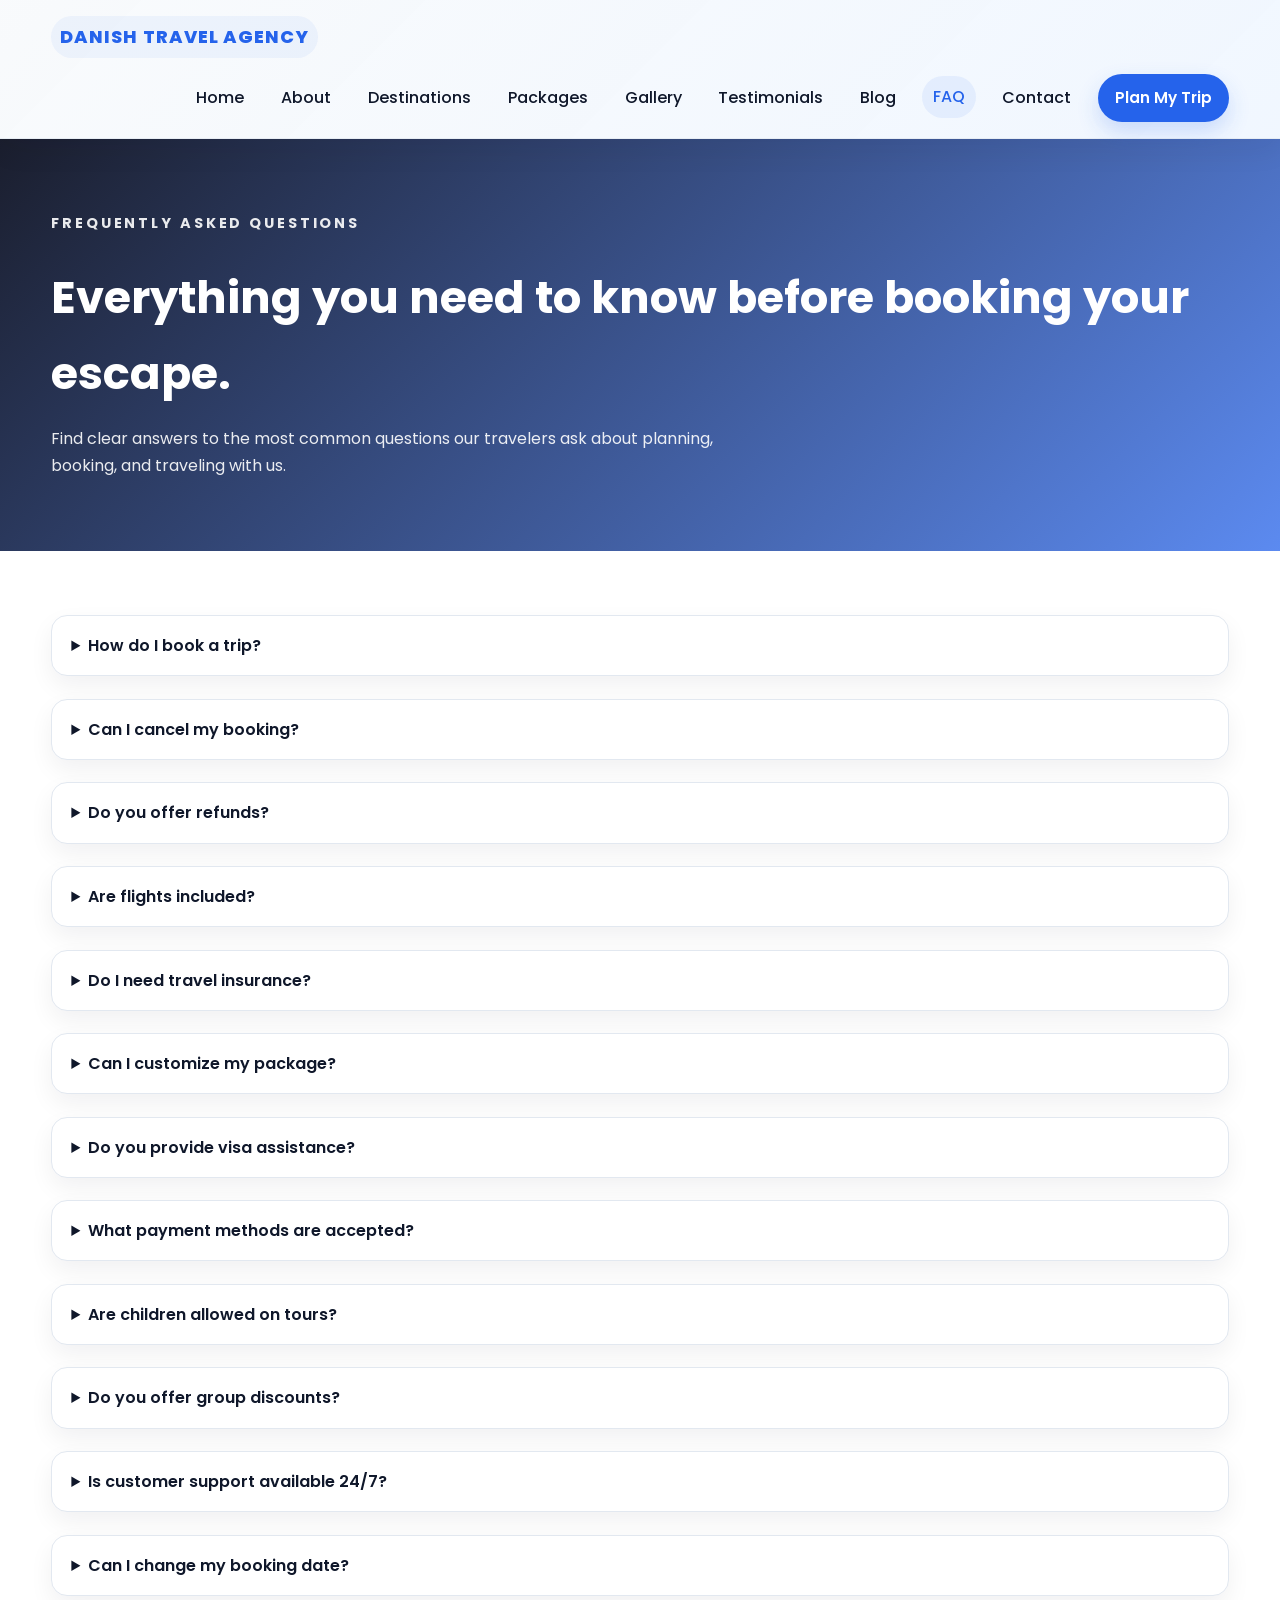
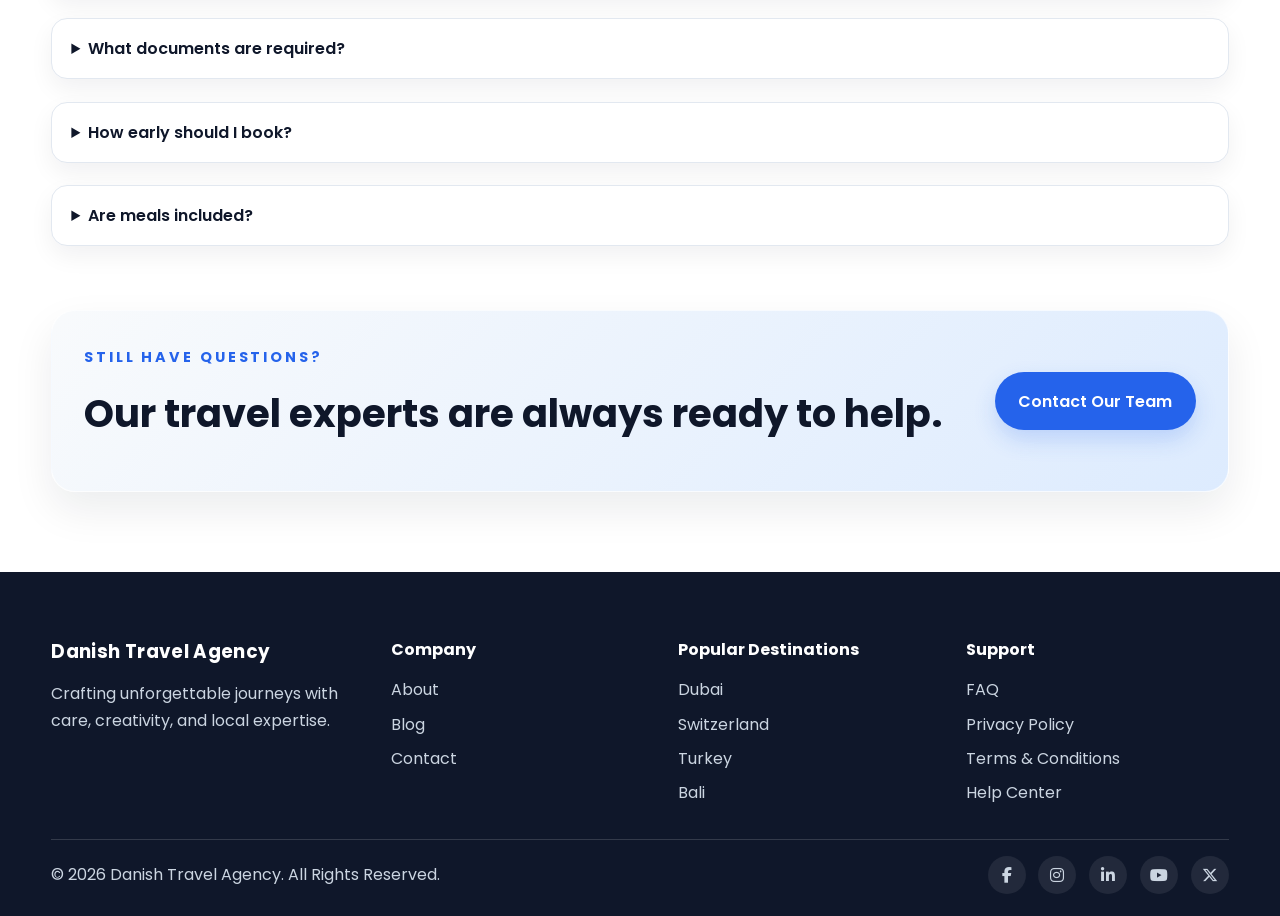
<file: faq.html>
<!DOCTYPE html>
<html lang="en">
<head>
  <meta charset="UTF-8" />
  <meta name="viewport" content="width=device-width, initial-scale=1.0" />
  <title>FAQ | Danish Travelers</title>
  <link rel="preconnect" href="https://fonts.googleapis.com" />
  <link rel="preconnect" href="https://fonts.gstatic.com" crossorigin />
  <link href="https://fonts.googleapis.com/css2?family=Poppins:wght@300;400;500;600;700;800&display=swap" rel="stylesheet" />
  <link rel="stylesheet" href="style.css" />
  <link rel="stylesheet" href="https://cdnjs.cloudflare.com/ajax/libs/font-awesome/6.7.2/css/all.min.css" />
</head>
<body>
  <header class="header">
    <div class="container navbar">
      <a class="brand" href="index.html">Danish Travel Agency</a>
      <input type="checkbox" id="nav-toggle" class="nav-toggle" />
      <label class="menu-toggle" for="nav-toggle" aria-label="Toggle navigation">
        <span></span>
        <span></span>
        <span></span>
      </label>
      <nav class="nav-links" id="primary-nav" aria-label="Primary navigation">
        <a class="nav-link" href="index.html">Home</a>
        <a class="nav-link" href="about.html">About</a>
        <a class="nav-link" href="destinations.html">Destinations</a>
        <a class="nav-link" href="packages.html">Packages</a>
        <a class="nav-link" href="gallery.html">Gallery</a>
        <a class="nav-link" href="testimonials.html">Testimonials</a>
        <a class="nav-link" href="blog.html">Blog</a>
        <a class="nav-link active" href="faq.html">FAQ</a>
        <a class="nav-link" href="contact.html">Contact</a>
      </nav>
      <a class="btn btn-primary small header-cta" href="contact.html">Plan My Trip</a>
    </div>
  </header>

  <main>
    <section class="page-hero">
      <div class="container">
        <p class="eyebrow">Frequently asked questions</p>
        <h1>Everything you need to know before booking your escape.</h1>
        <p>Find clear answers to the most common questions our travelers ask about planning, booking, and traveling with us.</p>
      </div>
    </section>

    <section class="page-content">
      <div class="container faq-grid">
        <details class="faq-item"><summary>How do I book a trip?</summary><p>Choose your destination or package, contact our team, and we will guide you through the reservation and confirmation steps.</p></details>
        <details class="faq-item"><summary>Can I cancel my booking?</summary><p>Yes, cancellation terms depend on the package and travel date. We will share the details with you before confirmation.</p></details>
        <details class="faq-item"><summary>Do you offer refunds?</summary><p>Refund eligibility depends on the package conditions and the timing of the cancellation request.</p></details>
        <details class="faq-item"><summary>Are flights included?</summary><p>Some packages include flights while others can be arranged separately. We will confirm this for each option.</p></details>
        <details class="faq-item"><summary>Do I need travel insurance?</summary><p>Travel insurance is recommended for most trips, especially international travel and adventure packages.</p></details>
        <details class="faq-item"><summary>Can I customize my package?</summary><p>Absolutely. We can tailor each itinerary to suit your preferences, travel style, and budget.</p></details>
        <details class="faq-item"><summary>Do you provide visa assistance?</summary><p>Yes, we can guide you through the general visa information and documentation process for eligible destinations.</p></details>
        <details class="faq-item"><summary>What payment methods are accepted?</summary><p>We accept bank transfers, card payments, and secure online payment options depending on your booking request.</p></details>
        <details class="faq-item"><summary>Are children allowed on tours?</summary><p>Yes, many of our tours are family-friendly. We will recommend the best options for your group size and ages.</p></details>
        <details class="faq-item"><summary>Do you offer group discounts?</summary><p>Yes, we provide competitive pricing and special arrangements for larger group bookings.</p></details>
        <details class="faq-item"><summary>Is customer support available 24/7?</summary><p>Yes, our support team is available around the clock for urgent travel questions and assistance.</p></details>
        <details class="faq-item"><summary>Can I change my booking date?</summary><p>Depending on availability and package terms, date changes may be possible. We will check this for you.</p></details>
        <details class="faq-item"><summary>What documents are required?</summary><p>Passport, visa documents, and any destination-specific requirements may be needed based on your itinerary.</p></details>
        <details class="faq-item"><summary>How early should I book?</summary><p>For the best availability and pricing, booking 2–6 months in advance is ideal for most trips.</p></details>
        <details class="faq-item"><summary>Are meals included?</summary><p>Meal inclusion depends on the package. Some include full-board service while others offer flexible dining options.</p></details>
      </div>
    </section>

    <section class="section cta-banner">
      <div class="container cta-card">
        <div>
          <p class="eyebrow">Still have questions?</p>
          <h2>Our travel experts are always ready to help.</h2>
        </div>
        <a class="btn btn-primary" href="contact.html">Contact Our Team</a>
      </div>
    </section>
  </main>

  <footer class="footer">
    <div class="container footer-grid">
      <div>
        <h3>Danish Travel Agency</h3>
        <p>Crafting unforgettable journeys with care, creativity, and local expertise.</p>
      </div>
      <div>
        <h4>Company</h4>
        <ul>
          <li><a href="about.html">About</a></li>
          <li><a href="blog.html">Blog</a></li>
          <li><a href="contact.html">Contact</a></li>
        </ul>
      </div>
      <div>
        <h4>Popular Destinations</h4>
        <ul>
          <li>Dubai</li>
          <li>Switzerland</li>
          <li>Turkey</li>
          <li>Bali</li>
        </ul>
      </div>
      <div>
        <h4>Support</h4>
        <ul>
          <li><a href="faq.html">FAQ</a></li>
          <li>Privacy Policy</li>
          <li>Terms & Conditions</li>
          <li>Help Center</li>
        </ul>
      </div>
    </div>
    <div class="container footer-bottom">
      <p>© 2026 Danish Travel Agency. All Rights Reserved.</p>
      <div class="social-links">
        <a href="#"><i class="fa-brands fa-facebook-f"></i></a>
        <a href="#"><i class="fa-brands fa-instagram"></i></a>
        <a href="#"><i class="fa-brands fa-linkedin-in"></i></a>
        <a href="#"><i class="fa-brands fa-youtube"></i></a>
        <a href="#"><i class="fa-brands fa-x-twitter"></i></a>
      </div>
    </div>
  </footer>
</body>
</html>
</file>
<file: style.css>
:root {
  --primary: #2563eb;
  --primary-dark: #0f4fd8;
  --accent: #f59e0b;
  --dark: #0f172a;
  --text: #475569;
  --light: #f8fafc;
  --border: #e2e8f0;
  --white: #ffffff;
}

* {
  box-sizing: border-box;
  margin: 0;
  padding: 0;
}

html {
  scroll-behavior: smooth;
}

body {
  font-family: 'Poppins', sans-serif;
  line-height: 1.7;
  color: var(--dark);
  background: var(--white);
  text-align: left;
  overflow-x: hidden;
}

html {
  scroll-behavior: smooth;
}

a {
  color: inherit;
  text-decoration: none;
}

.brand img {
  width: clamp(140px, 22vw, 200px);
  height: auto;
  border-radius: 1rem;
  padding: 0.3rem 0.45rem;
  background: linear-gradient(135deg, rgba(37, 99, 235, 0.1), rgba(245, 158, 11, 0.12));
  box-shadow: 0 6px 16px rgba(15, 23, 42, 0.06);
}

img {
  display: block;
  width: 100%;
  height: auto;
  object-fit: cover;
}

.section-heading,
.content-block,
.card-body,
.page-hero .container,
.cta-card > div,
.newsletter-card > div,
.reason-list li,
.footer-grid p,
.footer-grid li {
  text-align: left;
}

.hero-content,
.hero-card,
.page-hero .container,
.cta-card,
.newsletter-card,
.contact-card,
.map-card,
.footer-grid,
.footer-bottom {
  text-align: left;
}

.container {
  width: min(1200px, 92%);
  margin: 0 auto;
}

.section {
  padding: 5rem 0;
  opacity: 0;
  transform: translateY(24px);
  animation: fadeUp 0.8s ease forwards;
  animation-delay: 0.1s;
}

.section-alt {
  background: var(--light);
}

@keyframes fadeUp {
  from {
    opacity: 0;
    transform: translateY(24px);
  }
  to {
    opacity: 1;
    transform: translateY(0);
  }
}

.eyebrow {
  display: inline-block;
  margin-bottom: 0.7rem;
  color: var(--primary);
  font-size: 0.9rem;
  font-weight: 700;
  letter-spacing: 0.2em;
  text-transform: uppercase;
}

.section-heading {
  max-width: 700px;
  margin-bottom: 2rem;
}

.section-heading h2,
.content-block h2,
.cta-card h2,
.newsletter-card h2 {
  font-size: clamp(1.8rem, 3vw, 2.6rem);
  margin-bottom: 0.8rem;
}

.header {
  position: sticky;
  top: 0;
  z-index: 1000;
  background: linear-gradient(135deg, rgba(248, 250, 252, 0.92), rgba(239, 246, 255, 0.9));
  backdrop-filter: blur(16px);
  -webkit-backdrop-filter: blur(16px);
  border-bottom: 1px solid rgba(226, 232, 240, 0.75);
  box-shadow: 0 10px 30px rgba(15, 23, 42, 0.06);
}

.navbar {
  background-color:none;
  display: flex;
  align-items: center;
  justify-content: space-between;
  gap: 1rem;
  padding: 1rem 0;
  flex-wrap: wrap;
}

.brand {
  font-size: 1.12rem;
  font-weight: 800;
  letter-spacing: 0.06em;
  text-transform: uppercase;
  color: var(--primary);
  padding: 0.35rem 0.55rem;
  border-radius: 999px;
  background: rgba(37, 99, 235, 0.06);
}

.brand span {
  margin-right: 0.35rem;
}

.nav-toggle {
  position: absolute;
  opacity: 0;
  pointer-events: none;
  width: 1px;
  height: 1px;
}

.nav-links {
  display: flex;
  align-items: center;
  justify-content: center;
  gap: 0.4rem 0.9rem;
  flex-wrap: wrap;
  margin-left: auto;
}

.menu-toggle {
  display: none;
  align-items: center;
  justify-content: center;
  flex-direction: column;
  gap: 5px;
  width: 46px;
  height: 46px;
  border: 1.5px solid rgba(255, 255, 255, 0.6);
  border-radius: 10px;
  background: transparent;
  cursor: pointer;
  margin-left: auto;
  flex-shrink: 0;
}

.menu-toggle span {
  width: 20px;
  height: 2px;
  background: currentColor;
  color: var(--dark);
  border-radius: 999px;
  transition: transform 0.25s ease, opacity 0.25s ease;
}

#nav-toggle:checked ~ .menu-toggle span:nth-child(1) {
  transform: translateY(7px) rotate(45deg);
}

#nav-toggle:checked ~ .menu-toggle span:nth-child(2) {
  opacity: 0;
}

#nav-toggle:checked ~ .menu-toggle span:nth-child(3) {
  transform: translateY(-7px) rotate(-45deg);
}

.nav-link {
  font-weight: 500;
  color: var(--dark);
  padding: 0.45rem 0.7rem;
  border-radius: 999px;
  transition: color 0.2s ease, background 0.2s ease, transform 0.2s ease;
}

.nav-link:hover,
.nav-link.active {
  color: var(--primary);
  background: rgba(37, 99, 235, 0.08);
  transform: translateY(-1px);
}

.nav-link:hover,
.nav-link.active {
  color: var(--primary);
}

.btn {
  display: inline-flex;
  align-items: center;
  justify-content: center;
  gap: 0.5rem;
  border-radius: 999px;
  padding: 0.9rem 1.4rem;
  font-weight: 600;
  border: 1px solid transparent;
  transition: transform 0.2s ease, box-shadow 0.2s ease, background 0.2s ease;
}

.btn:hover {
  transform: translateY(-2px);
}

.btn-primary {
  background: var(--primary);
  color: var(--white);
  box-shadow: 0 10px 22px rgba(37, 99, 235, 0.2);
}

.btn-primary:hover {
  background: var(--primary-dark);
  color: var(--white);
}

.btn-outline {
  border-color: rgba(255, 255, 255, 0.8);
  color: var(--white);
}

.btn-outline-dark {
  border-color: var(--dark);
  color: var(--dark);
  background: transparent;
}

.btn-dark {
  background: var(--dark);
  color: var(--white);
}

.btn.small {
  padding: 0.65rem 1rem;
  font-size: 0.95rem;
}

.hero {
  min-height: 88vh;
  display: flex;
  align-items: center;
  background: linear-gradient(135deg, rgba(15, 23, 42, 0.92), rgba(37, 99, 235, 0.72)), url('https://images.unsplash.com/photo-1464822759023-fed622ff2c3b?auto=format&fit=crop&w=1500&q=80') center/cover;
  color: var(--white);
  padding: 5rem 0;
  position: relative;
  overflow: hidden;
}

.hero::after {
  content: "";
  position: absolute;
  inset: 0;
  background: radial-gradient(circle at top right, rgba(245, 158, 11, 0.18), transparent 35%);
  pointer-events: none;
}

.hero-grid {
  display: grid;
  grid-template-columns: 1.3fr 0.8fr;
  gap: 2rem;
  align-items: center;
}

.hero-content h1 {
  font-size: clamp(2.2rem, 4.5vw, 4rem);
  line-height: 1.1;
  margin-bottom: 1rem;
}

.hero-content p {
  max-width: 620px;
  font-size: 1.05rem;
  color: rgba(255, 255, 255, 0.92);
}

.hero-buttons {
  display: flex;
  flex-wrap: wrap;
  gap: 1rem;
  margin: 1.5rem 0 1.2rem;
}

.hero-badges {
  display: flex;
  flex-wrap: wrap;
  gap: 0.8rem;
}

.hero-badges span {
  background: rgba(255, 255, 255, 0.15);
  border: 1px solid rgba(255, 255, 255, 0.2);
  padding: 0.55rem 0.8rem;
  border-radius: 999px;
  font-size: 0.92rem;
}

.hero-card {
  background: rgba(255, 255, 255, 0.16);
  color: var(--dark);
  padding: 1.5rem;
  border-radius: 1.35rem;
  box-shadow: 0 24px 55px rgba(15, 23, 42, 0.18);
  backdrop-filter: blur(18px);
  -webkit-backdrop-filter: blur(18px);
  border: 1px solid rgba(255, 255, 255, 0.25);
}

.hero-card .btn-dark {
  box-shadow: 0 10px 24px rgba(15, 23, 42, 0.16);
}

.hero-card h3 {
  font-size: 1.3rem;
  margin-bottom: 0.8rem;
}

.hero-card ul {
  list-style: none;
  display: grid;
  gap: 0.6rem;
  margin: 1rem 0;
  color: var(--text);
}

.hero-card ul i {
  color: var(--primary);
  margin-right: 0.5rem;
}

.split-section {
  display: grid;
  grid-template-columns: 1fr 1fr;
  gap: 2rem;
  align-items: center;
}

.image-card img,
.card img {
  border-radius: 1.2rem;
  min-height: 220px;
  height: 220px;
  transition: transform 0.35s ease, filter 0.35s ease;
}

.card:hover img {
  filter: saturate(1.08) brightness(1.03);
  transform: scale(1.05);
}

.card:hover .price-badge {
  transform: translateY(-2px);
}

@media (prefers-reduced-motion: reduce) {
  *,
  *::before,
  *::after {
    animation: none !important;
    transition: none !important;
    scroll-behavior: auto !important;
  }
}

.image-card img {
  height: 410px;
  width: 100%;
  object-fit: cover;
  object-position: center;
}

.package-card img {
  height: 220px;
  object-position: center;
}

.content-block p {
  margin-bottom: 1rem;
  color: var(--text);
}

.card-grid {
  display: grid;
  gap: 1.4rem;
}

.grid-4 {
  grid-template-columns: repeat(4, minmax(0, 1fr));
}

.grid-3 {
  grid-template-columns: repeat(3, minmax(0, 1fr));
}

.card {
  background: linear-gradient(145deg, rgba(255, 255, 255, 0.96), rgba(248, 250, 252, 0.92));
  border: 1px solid rgba(226, 232, 240, 0.85);
  border-radius: 1.35rem;
  overflow: hidden;
  box-shadow: 0 16px 40px rgba(15, 23, 42, 0.08);
  display: flex;
  flex-direction: column;
  position: relative;
  transition: transform 0.25s ease, box-shadow 0.25s ease, border-color 0.25s ease;
}

.card::before {
  content: "";
  position: absolute;
  inset: 0;
  background: linear-gradient(135deg, rgba(37, 99, 235, 0.06), transparent 55%);
  pointer-events: none;
}

@media (hover: hover) and (pointer: fine) {
  .card:hover {
    transform: translateY(-8px);
    box-shadow: 0 24px 55px rgba(15, 23, 42, 0.14);
    border-color: rgba(37, 99, 235, 0.2);
  }

  .card:hover img {
    transform: scale(1.04);
  }
}

.destination-card .card-body {
  display: flex;
  flex-direction: column;
  flex: 1;
  
}

.destination-card .btn {
  margin-top: auto;
}

.card-body {
  padding: 1.2rem;
}

.card-body h3,
.feature-card h3,
.review-card h3 {
  font-size: 1.12rem;
  margin-bottom: 0.35rem;
}

.card-badge,
.price-badge,
.rating-badge {
  display: inline-flex;
  align-items: center;
  gap: 0.3rem;
  padding: 0.42rem 0.72rem;
  border-radius: 999px;
  font-size: 0.82rem;
  font-weight: 700;
}

.card-badge {
  background: rgba(37, 99, 235, 0.1);
  color: var(--primary);
  margin-bottom: 0.7rem;
}

.price-badge {
  background: rgba(255, 255, 255, 0.95);
  color: var(--dark);
  box-shadow: 0 8px 18px rgba(15, 23, 42, 0.08);
}

.rating-badge {
  background: rgba(245, 158, 11, 0.14);
  color: #b45309;
}

.card-body p,
.feature-card p,
.review-card p,
.stat-box span {
  color: var(--text);
  font-size: 0.95rem;
}

.meta-row {
  display: flex;
  justify-content: space-between;
  align-items: center;
  margin: 0.8rem 0;
  font-weight: 600;
  color: var(--primary);
}

.feature-card {
  background: linear-gradient(145deg, rgba(255, 255, 255, 0.96), rgba(240, 247, 255, 0.94));
  border: 1px solid rgba(226, 232, 240, 0.85);
  border-radius: 1.15rem;
  padding: 1.4rem;
  box-shadow: 0 12px 30px rgba(15, 23, 42, 0.06);
  transition: transform 0.25s ease, box-shadow 0.25s ease;
}

@media (hover: hover) and (pointer: fine) {
  .feature-card:hover {
    transform: translateY(-5px);
    box-shadow: 0 18px 38px rgba(15, 23, 42, 0.1);
  }
}

.feature-card i {
  font-size: 1.5rem;
  color: var(--primary);
  margin-bottom: 0.8rem;
}

.stats-section {
  background: linear-gradient(135deg, #10213c, #1d4ed8);
  color: var(--white);
}

.stats-grid {
  display: grid;
  grid-template-columns: 0.9fr 1.1fr;
  gap: 2rem;
  align-items: center;
}

.stats-grid .eyebrow {
  color: #bfdbfe;
}

.stats-boxes {
  display: grid;
  grid-template-columns: repeat(2, minmax(0, 1fr));
  gap: 1rem;
}

.stat-box {
  background: rgba(255, 255, 255, 0.12);
  padding: 1.1rem;
  border-radius: 1rem;
  text-align: center;
}

.stat-box strong {
  display: block;
  font-size: 1.35rem;
  margin-bottom: 0.2rem;
}

.review-card {
  padding-bottom: 0.4rem;
}

.review-top {
  display: flex;
  flex-direction: column;
  align-items: flex-start;
  gap: 0.6rem;
  margin-bottom: 0.8rem;
}

.review-top img {
  width: 100%;
  height: 160px;
  border-radius: 0.9rem;
  object-fit: cover;
  flex-shrink: 0;
 
}

/* testimonials grid: 3 columns desktop, 2 tablet, 1 mobile */
.testimonial-grid {
  grid-template-columns: repeat(3, minmax(0, 1fr));
}

@media (max-width: 900px) {
  .testimonial-grid {
    grid-template-columns: repeat(2, minmax(0, 1fr));
  }
}

@media (max-width: 600px) {
  .testimonial-grid {
    grid-template-columns: 1fr;
  }
}

/* review card formatting */
.review-card {
  padding: 1.25rem;
  display: flex;
  flex-direction: column;
  gap: 0.6rem;
}

.review-top h3 {
  font-size: 1.05rem;
  margin: 0;
  color: var(--dark);
}

.review-top p {
  margin: 0;
  font-size: 0.88rem;
  color: var(--text);
}

.stars {
  color: var(--accent);
  font-size: 1rem;
  margin-bottom: 0.35rem;
}

.testimonial-grid .card {
  background: var(--white);
  border: 1px solid var(--border);
  border-radius: 1rem;
}

.stars {
  color: var(--accent);
  margin-bottom: 0.55rem;
}

.cta-banner {
  padding-top: 0;
}

.cta-card,
.newsletter-card {
  display: flex;
  justify-content: space-between;
  gap: 1.5rem;
  align-items: center;
  background: linear-gradient(135deg, rgba(248, 250, 252, 0.95), rgba(219, 234, 254, 0.95));
  padding: 2rem;
  border-radius: 1.5rem;
  border: 1px solid rgba(255, 255, 255, 0.7);
  box-shadow: 0 18px 42px rgba(15, 23, 42, 0.08);
  backdrop-filter: blur(8px);
}

.cta-actions {
  display: flex;
  gap: 1rem;
  flex-wrap: wrap;
}

.newsletter-form {
  display: flex;
  gap: 0.8rem;
  flex-wrap: wrap;
}

.newsletter-form input,
.form-grid input,
.form-grid select,
.form-grid textarea {
  border: 1px solid var(--border);
  border-radius: 999px;
  padding: 0.85rem 1rem;
  min-width: 240px;
  font: inherit;
}

.form-grid textarea {
  min-width: 100%;
  border-radius: 1rem;
  min-height: 120px;
}

.footer {
  background: var(--dark);
  color: #cbd5e1;
  padding: 4rem 0 1.4rem;
}

.footer-grid {
  display: grid;
  grid-template-columns: 1.2fr repeat(3, 1fr);
  gap: 1.5rem;
}

.footer h3,
.footer h4 {
  color: var(--white);
  margin-bottom: 0.8rem;
}

.footer h3 {
  font-size: 1.15rem;
  letter-spacing: 0.02em;
}

.footer ul {
  list-style: none;
  display: grid;
  gap: 0.45rem;
}

.footer-bottom {
  display: flex;
  justify-content: space-between;
  align-items: center;
  margin-top: 2rem;
  padding-top: 1rem;
  border-top: 1px solid rgba(255,255,255,0.15);
}

.social-links {
  display: flex;
  gap: 0.8rem;
}

.social-links a {
  display: inline-flex;
  align-items: center;
  justify-content: center;
  width: 38px;
  height: 38px;
  border-radius: 50%;
  background: rgba(255,255,255,0.08);
}

.page-hero {
  padding: 4.5rem 0;
  background: linear-gradient(135deg, rgba(7, 11, 28, 0.92), rgba(37, 99, 235, 0.75));
  color: var(--white);
}

.page-hero .container {
  display: grid;
  gap: 0.8rem;
}

.page-hero h1 {
  font-size: clamp(2rem, 3.6vw, 2.8rem);
}

.page-hero p {
  max-width: 700px;
  color: rgba(255,255,255,0.9);
}

.page-content {
  padding: 4rem 0;
}

.story-grid,
.team-grid,
.blog-grid,
.gallery-grid,
.testimonial-grid,
.faq-grid {
  display: grid;
  gap: 1.4rem;
}

.story-grid {
  grid-template-columns: 1fr 1fr;
}

.story-grid .card,
.team-grid .card,
.blog-grid .card,
.testimonial-grid .card,
.faq-item {
  background: var(--white);
  border: 1px solid var(--border);
  border-radius: 1rem;
  box-shadow: 0 10px 24px rgba(15, 23, 42, 0.06);
}

.team-grid {
  grid-template-columns: repeat(4, minmax(0, 1fr));
}

.team-card img {
  height: 240px;
}

.team-card .card-body {
  padding: 1rem 1.2rem 1.3rem;
}

.reason-list {
  display: grid;
  gap: 0.8rem;
  margin-top: 1rem;
}

.reason-list li {
  list-style: none;
  padding: 0.9rem 1rem;
  background: var(--light);
  border-radius: 0.9rem;
  font-weight: 500;
}

.card-list {
  display: grid;
  gap: 1rem;
}

.destination-page-grid,
.package-grid {
  display: grid;
  grid-template-columns: repeat(3, minmax(0, 1fr));
  gap: 1.4rem;
}

.featured-box {
  display: grid;
  grid-template-columns: 1.2fr 0.8fr;
  gap: 1.5rem;
  background: var(--light);
  border-radius: 1.4rem;
  padding: 1.5rem;
  margin-top: 2rem;
}

.offer-banner {
  background: linear-gradient(135deg, #dbeafe, #fee2e2);
  padding: 1.4rem;
  border-radius: 1.2rem;
  margin-top: 2rem;
}

.gallery-grid {
  grid-template-columns: repeat(4, minmax(0, 1fr));
}

.gallery-grid img {
  height: 220px;
  transition: transform 0.3s ease;
}

.gallery-card {
  position: relative;
  overflow: hidden;
  border-radius: 1rem;
}

.gallery-card:hover img {
  transform: scale(1.08);
}

.gallery-overlay {
  position: absolute;
  inset: 0;
  display: flex;
  align-items: end;
  padding: 1rem;
  color: var(--white);
  background: linear-gradient(180deg, transparent, rgba(15, 23, 42, 0.82));
}

.blog-grid {
  grid-template-columns: repeat(2, minmax(0, 1fr));
}

.blog-card img {
  height: 220px;
}

.faq-item {
  padding: 1rem 1.2rem;
}

.faq-item summary {
  cursor: pointer;
  font-weight: 600;
}

.faq-item p {
  margin-top: 0.7rem;
  color: var(--text);
}

.contact-grid {
  display: grid;
  grid-template-columns: 0.9fr 1.1fr;
  gap: 2rem;
}

.contact-card,
.map-card {
  background: linear-gradient(145deg, rgba(255, 255, 255, 0.96), rgba(247, 250, 255, 0.94));
  border: 1px solid rgba(226, 232, 240, 0.85);
  border-radius: 1.2rem;
  padding: 1.4rem;
  box-shadow: 0 12px 30px rgba(15, 23, 42, 0.06);
}

.form-grid {
  display: grid;
  grid-template-columns: repeat(2, minmax(0, 1fr));
  gap: 1rem;
}

.form-grid .full-width {
  grid-column: 1 / -1;
}

.sr-only {
  position: absolute;
  width: 1px;
  height: 1px;
  padding: 0;
  margin: -1px;
  overflow: hidden;
  clip: rect(0, 0, 0, 0);
  border: 0;
}

@media (max-width: 960px) {
  .grid-4,
  .team-grid,
  .destination-page-grid,
  .package-grid,
  .gallery-grid {
    grid-template-columns: repeat(2, minmax(0, 1fr));
  }

  .hero-grid,
  .split-section,
  .stats-grid,
  .contact-grid,
  .featured-box,
  .story-grid {
    grid-template-columns: 1fr;
  }

  .cta-card,
  .newsletter-card,
  .footer-grid,
  .footer-bottom {
    flex-direction: column;
    align-items: flex-start;
  }

  .footer-grid {
    grid-template-columns: 1fr 1fr;
  }
}

@media (max-width: 900px) {
  .menu-toggle {
    display: inline-flex;
  }

  .navbar {
    align-items: center;
    position: relative;
  }

  .nav-links {
    display: none;
    width: 100%;
    flex-direction: column;
    align-items: stretch;
    text-align: left;
    gap: 0.2rem;
    background:aliceblue;
    border-radius: 1rem;
    padding: 1rem;
    box-shadow: 0 12px 24px rgba(15, 23, 42, 0.12);
    position: absolute;
    top: calc(100% + 0.6rem);
    left: 0;
    right: 0;
    margin-left: 0;
    z-index: 1100;
  }

  #nav-toggle:checked ~ .nav-links {
    display: flex;
  }

  .nav-links .nav-link {
    width: 100%;
    padding: 0.7rem 0.9rem;
    
  }

  .navbar .btn.small {
    display: none;
  }
}

@media (max-width: 760px) {
  .card,
  .feature-card,
  .contact-card,
  .map-card,
  .cta-card,
  .newsletter-card {
    border-radius: 1.1rem;
  }

  .navbar {
    align-items: center;
    gap: 0.7rem;
  }

  .nav-links {
    gap: 0.4rem 0.6rem;
    width: 100%;
  }

  .nav-link {
    padding: 0.4rem 0.6rem;
    font-size: 0.92rem;
  }

  .grid-3,
  .grid-4,
  .stats-boxes,
  .blog-grid,
  .destination-page-grid,
  .package-grid,
  .gallery-grid,
  .team-grid,
  .form-grid {
    grid-template-columns: 1fr;
  }

  .hero {
    min-height: auto;
    padding: 4rem 0;
  }

  .hero-content h1 {
    font-size: 2.2rem;
  }

  .hero-card {
    padding: 1.2rem;
  }

  .hero-buttons,
  .cta-actions,
  .newsletter-form {
    flex-direction: column;
    align-items: flex-start;
  }

  .hero-buttons .btn,
  .cta-actions .btn {
    width: 100%;
    justify-content: center;
  }

  .newsletter-form input {
    min-width: 100%;
  }

  .section {
    padding: 3.4rem 0;
  }

  .cta-card,
  .newsletter-card,
  .feature-card,
  .contact-card,
  .map-card {
    padding: 1.2rem;
  }

  .footer-grid {
    grid-template-columns: 1fr;
  }

  .footer-bottom {
    flex-direction: column;
    align-items: flex-start;
    gap: 0.8rem;
  }
}

@media (max-width: 480px) {
  .container {
    width: min(100% - 1.2rem, 100%);
  }

  .hero-content {
    text-align: left;
  }

  .hero-content h1 {
    font-size: 2rem;
    line-height: 1.2;
  }

  .hero-content p,
  .content-block p,
  .card-body p,
  .cta-card p,
  .newsletter-card p,
  .page-hero p,
  .footer p,
  .footer li {
    text-align: left;
  }

  .hero-badges span {
    width: 100%;
    text-align: center;
  }

  .section-heading h2,
  .content-block h2,
  .cta-card h2,
  .newsletter-card h2,
  .page-hero h1 {
    line-height: 1.2;
    text-align: left;
  }
}
</file>
